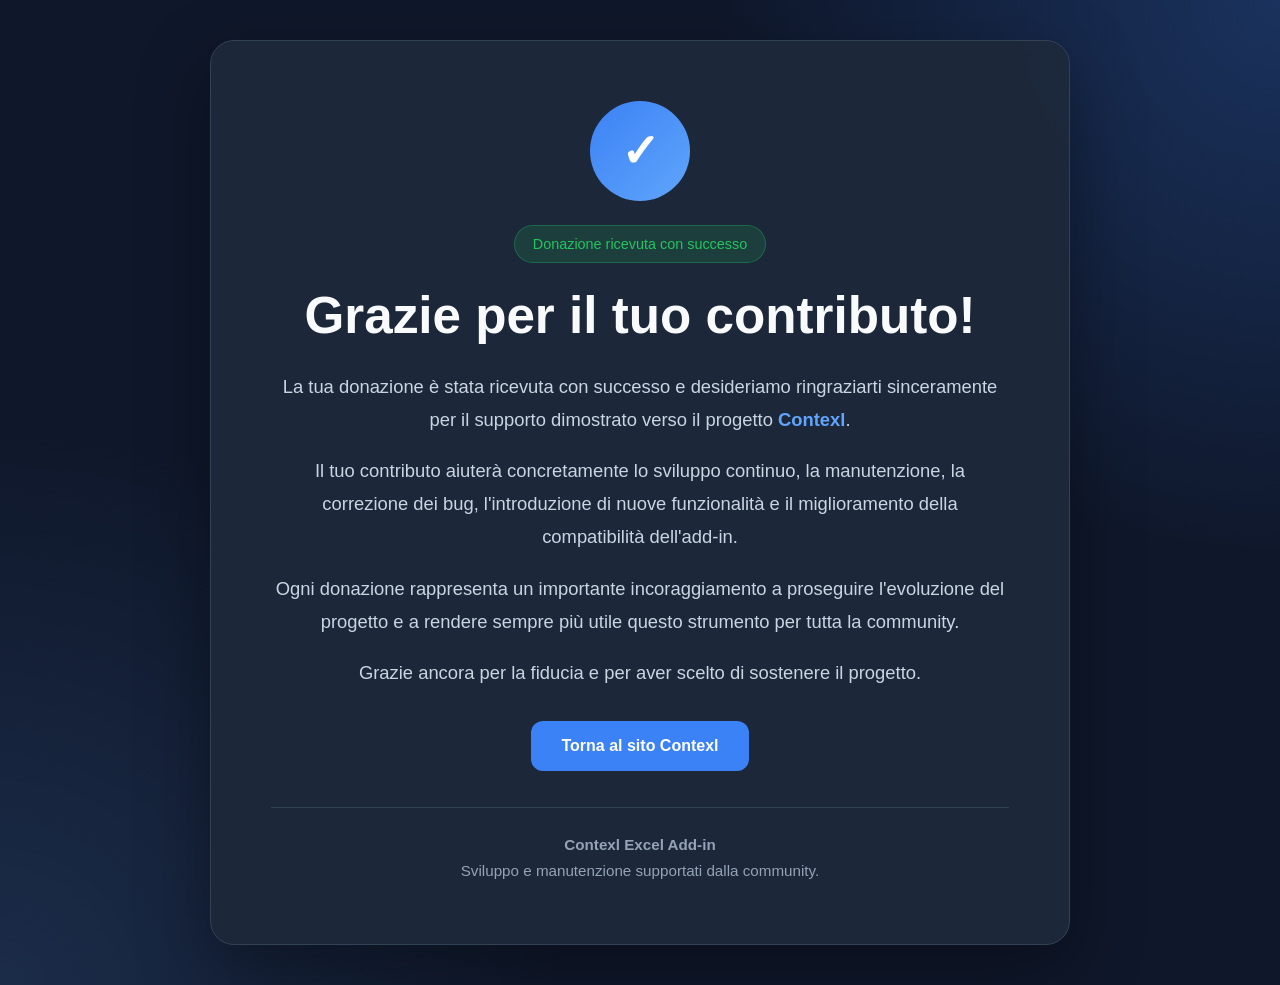
<file: thankyou.html>
<!DOCTYPE html>
<html lang="it">
<head>
<meta charset="UTF-8">
<meta name="viewport" content="width=device-width, initial-scale=1.0">

<title>Grazie per il tuo contributo | Contexl</title>

<style>
:root{
    --bg:#0f172a;
    --card:#1e293b;
    --primary:#3b82f6;
    --primary-light:#60a5fa;
    --text:#f8fafc;
    --muted:#cbd5e1;
    --border:#334155;
    --success:#22c55e;
}

*{
    margin:0;
    padding:0;
    box-sizing:border-box;
}

body{
    font-family:"Segoe UI",sans-serif;
    color:var(--text);
    background:
        radial-gradient(circle at top right,
        rgba(59,130,246,.25),
        transparent 35%),
        radial-gradient(circle at bottom left,
        rgba(96,165,250,.15),
        transparent 35%),
        var(--bg);

    min-height:100vh;
    display:flex;
    align-items:center;
    justify-content:center;
    padding:clamp(16px,4vw,40px);
}

.container{
    width:100%;
    max-width:860px;
}

.card{
    background:rgba(30,41,59,.96);
    border:1px solid var(--border);
    border-radius:24px;
    padding:clamp(24px,5vw,60px);
    text-align:center;
    box-shadow:0 25px 70px rgba(0,0,0,.35);
    backdrop-filter:blur(12px);
}

.logo{
    width:clamp(70px,10vw,100px);
    height:clamp(70px,10vw,100px);

    margin:0 auto 24px;

    border-radius:50%;
    display:flex;
    align-items:center;
    justify-content:center;

    font-size:clamp(28px,5vw,46px);
    font-weight:700;

    color:white;
    background:linear-gradient(
        135deg,
        var(--primary),
        var(--primary-light)
    );
}

.badge{
    display:inline-flex;
    align-items:center;
    gap:8px;

    padding:10px 18px;
    border-radius:999px;

    background:rgba(34,197,94,.15);
    border:1px solid rgba(34,197,94,.3);

    color:var(--success);
    font-size:0.9rem;

    margin-bottom:24px;
}

h1{
    font-size:clamp(2rem,5vw,3.2rem);
    line-height:1.15;
    margin-bottom:24px;
}

p{
    color:var(--muted);
    font-size:clamp(1rem,2vw,1.15rem);
    line-height:1.8;
    margin-bottom:18px;
}

.highlight{
    color:var(--primary-light);
    font-weight:600;
}

.actions{
    margin-top:32px;
}

.button{
    display:inline-block;
    text-decoration:none;

    background:var(--primary);
    color:white;

    padding:16px 30px;
    border-radius:12px;

    font-weight:600;

    transition:.25s ease;
}

.button:hover{
    background:var(--primary-light);
    transform:translateY(-2px);
}

.footer{
    margin-top:36px;
    padding-top:24px;

    border-top:1px solid var(--border);

    color:#94a3b8;
    font-size:0.95rem;
    line-height:1.7;
}

/* Tablet */
@media (max-width:768px){

    .card{
        border-radius:20px;
    }

    h1{
        line-height:1.25;
    }
}

/* Smartphone */
@media (max-width:480px){

    body{
        padding:16px;
    }

    .card{
        padding:24px 20px;
    }

    .badge{
        width:100%;
        justify-content:center;
    }

    .button{
        width:100%;
        display:block;
    }

    p{
        text-align:left;
    }
}

/* Schermi molto grandi */
@media (min-width:1400px){

    .card{
        max-width:900px;
        margin:auto;
    }
}
</style>
</head>
<body>

<div class="container">

    <div class="card">

        <div class="logo">✓</div>

        <div class="badge">
            Donazione ricevuta con successo
        </div>

        <h1>Grazie per il tuo contributo!</h1>

        <p>
            La tua donazione è stata ricevuta con successo e desideriamo
            ringraziarti sinceramente per il supporto dimostrato verso il
            progetto <span class="highlight">Contexl</span>.
        </p>

        <p>
            Il tuo contributo aiuterà concretamente lo sviluppo continuo,
            la manutenzione, la correzione dei bug, l'introduzione di nuove
            funzionalità e il miglioramento della compatibilità dell'add-in.
        </p>

        <p>
            Ogni donazione rappresenta un importante incoraggiamento a
            proseguire l'evoluzione del progetto e a rendere sempre più utile
            questo strumento per tutta la community.
        </p>

        <p>
            Grazie ancora per la fiducia e per aver scelto di sostenere il progetto.
        </p>

        <div class="actions">
            <a href="https://contexl.ilgeko.net" class="button">
                Torna al sito Contexl
            </a>
        </div>

        <div class="footer">
            <strong>Contexl Excel Add-in</strong><br>
            Sviluppo e manutenzione supportati dalla community.
        </div>

    </div>

</div>

</body>
</html>
</file>
